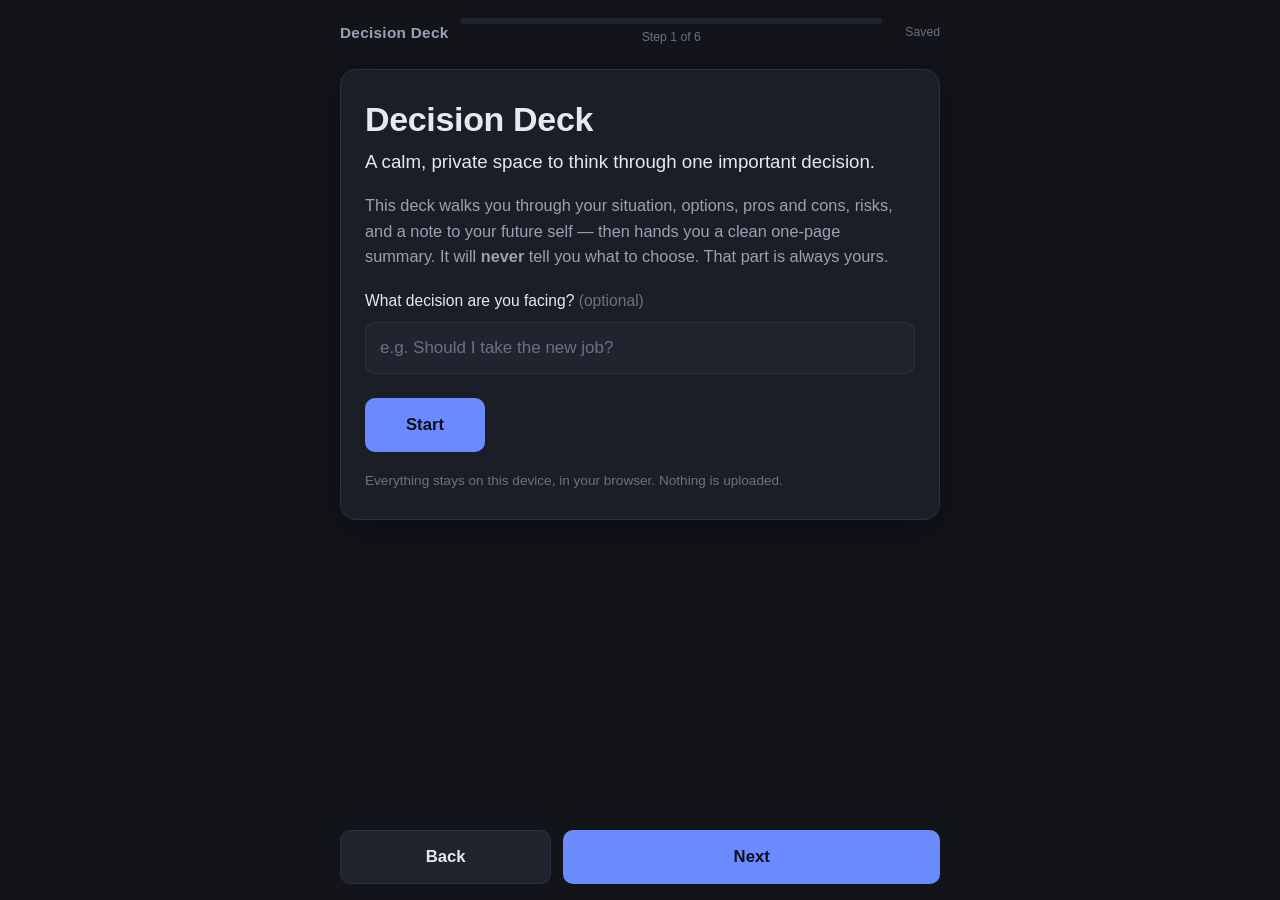
<file: projects/decision-deck/app/index.html>
<!DOCTYPE html>
<html lang="en">
<head>
  <meta charset="UTF-8" />
  <meta name="viewport" content="width=device-width, initial-scale=1.0" />
  <meta name="description" content="Decision Deck — think through an important decision with structured cards. It never tells you what to choose." />
  <title>Decision Deck</title>
  <link rel="stylesheet" href="styles.css" />
</head>
<body>
  <main class="app" id="app">
    <!-- Progress indicator -->
    <header class="topbar" id="topbar" hidden>
      <div class="brand">Decision Deck</div>
      <div class="progress" aria-hidden="true">
        <div class="progress-bar"><div class="progress-fill" id="progressFill"></div></div>
        <div class="progress-label" id="progressLabel">Step 1 of 6</div>
      </div>
      <div class="save-state" id="saveState" aria-live="polite">Saved</div>
    </header>

    <section class="card-viewport" id="cardViewport" aria-live="polite">
      <!-- Cards are rendered here by app.js -->
    </section>
  </main>

  <!-- Card templates -->
  <template id="tpl-welcome">
    <article class="card card-welcome">
      <h1 class="card-title">Decision Deck</h1>
      <p class="lede">A calm, private space to think through one important decision.</p>
      <p class="helper">
        This deck walks you through your situation, options, pros and cons, risks,
        and a note to your future self &mdash; then hands you a clean one-page summary.
        It will <strong>never</strong> tell you what to choose. That part is always yours.
      </p>
      <label class="field">
        <span class="field-label">What decision are you facing? <span class="muted">(optional)</span></span>
        <input type="text" id="input-title" class="text-input" placeholder="e.g. Should I take the new job?" maxlength="140" autocomplete="off" />
      </label>
      <div class="card-actions">
        <button class="btn btn-primary" data-action="start">Start</button>
      </div>
      <p class="privacy-note">Everything stays on this device, in your browser. Nothing is uploaded.</p>
    </article>
  </template>

  <template id="tpl-situation">
    <article class="card">
      <h2 class="card-title">The situation</h2>
      <p class="helper">Describe what's going on in your own words. What's prompting this decision, and what's at stake?</p>
      <label class="field">
        <span class="field-label">Your situation</span>
        <textarea id="input-situation" class="text-area" rows="7" placeholder="Right now I'm&hellip;"></textarea>
      </label>
    </article>
  </template>

  <template id="tpl-options">
    <article class="card">
      <h2 class="card-title">Your options</h2>
      <p class="helper">List the paths you could realistically take. Include the &ldquo;do nothing&rdquo; option if it's on the table.</p>
      <div class="list-editor" data-list="options" data-placeholder="e.g. Accept the offer" data-add-label="Add option"></div>
    </article>
  </template>

  <template id="tpl-proscons">
    <article class="card">
      <h2 class="card-title">Pros &amp; cons</h2>
      <p class="helper">Weigh what pulls you toward this decision and what holds you back.</p>
      <div class="proscons-grid">
        <div class="proscons-col">
          <h3 class="col-title col-pros">Pros</h3>
          <div class="list-editor" data-list="pros" data-placeholder="Something in favor" data-add-label="Add pro"></div>
        </div>
        <div class="proscons-col">
          <h3 class="col-title col-cons">Cons</h3>
          <div class="list-editor" data-list="cons" data-placeholder="Something against" data-add-label="Add con"></div>
        </div>
      </div>
    </article>
  </template>

  <template id="tpl-risks">
    <article class="card">
      <h2 class="card-title">Risks</h2>
      <p class="helper">What could go wrong? Naming a risk doesn't make it likely &mdash; it just makes it visible.</p>
      <div class="list-editor" data-list="risks" data-placeholder="e.g. The role might not be what I expect" data-add-label="Add risk"></div>
    </article>
  </template>

  <template id="tpl-future">
    <article class="card">
      <h2 class="card-title">Future you</h2>
      <p class="helper">Step forward in time and look back. This is where clarity usually shows up.</p>
      <label class="field">
        <span class="field-label">A year from now, which choice would future-you thank you for &mdash; and why?</span>
        <textarea id="input-futureYou" class="text-area" rows="4" placeholder="Looking back, I think&hellip;"></textarea>
      </label>
      <label class="field">
        <span class="field-label">What do you already know for sure?</span>
        <textarea id="input-knowNow" class="text-area" rows="3" placeholder="I'm certain that&hellip;"></textarea>
      </label>
      <label class="field">
        <span class="field-label">What do you still need to learn before deciding?</span>
        <textarea id="input-needToLearn" class="text-area" rows="3" placeholder="I still need to find out&hellip;"></textarea>
      </label>
    </article>
  </template>

  <template id="tpl-summary">
    <article class="card card-summary">
      <h2 class="card-title">Your one-page summary</h2>
      <p class="helper">Here's everything you worked through, in one place. The choice is yours &mdash; this is just your thinking, made clear.</p>
      <div class="summary-sheet" id="summarySheet"><!-- rendered --></div>
      <div class="card-actions summary-actions">
        <button class="btn btn-primary" data-action="copy">Copy summary</button>
        <button class="btn btn-secondary" data-action="download">Download markdown</button>
        <button class="btn btn-ghost" data-action="new">Start a new decision</button>
      </div>
    </article>
  </template>

  <!-- Persistent bottom navigation for steps -->
  <nav class="navbar" id="navbar" hidden>
    <button class="btn btn-secondary" id="btnBack">Back</button>
    <button class="btn btn-primary" id="btnNext">Next</button>
  </nav>

  <div class="toast" id="toast" role="status" aria-live="polite" hidden></div>

  <script src="summary.js"></script>
  <script src="app.js"></script>
</body>
</html>
</file>
<file: projects/decision-deck/app/styles.css>
/* Decision Deck — calm, focused, mobile-first. No frameworks. */

:root {
  --bg: #12141a;
  --bg-raised: #1b1e27;
  --bg-input: #21242f;
  --border: #2c3140;
  --border-focus: #6b8afd;
  --text: #e7e9ee;
  --text-muted: #9aa1b2;
  --text-faint: #6b7183;
  --accent: #6b8afd;
  --accent-hover: #7f9aff;
  --pro: #57c98a;
  --con: #e2856b;
  --shadow: 0 10px 40px rgba(0, 0, 0, 0.35);
  --radius: 16px;
  --radius-sm: 10px;
  --maxw: 640px;
  font-size: 17px;
}

* { box-sizing: border-box; }

html, body {
  margin: 0;
  padding: 0;
  background: var(--bg);
  color: var(--text);
  font-family: -apple-system, BlinkMacSystemFont, "Segoe UI", Roboto, Helvetica, Arial, sans-serif;
  line-height: 1.55;
  -webkit-font-smoothing: antialiased;
}

body {
  min-height: 100vh;
  min-height: 100dvh;
  display: flex;
  flex-direction: column;
}

.app {
  width: 100%;
  max-width: var(--maxw);
  margin: 0 auto;
  padding: 0 20px calc(96px + env(safe-area-inset-bottom));
  flex: 1;
  display: flex;
  flex-direction: column;
}

/* ---- Top bar / progress ---- */
.topbar {
  position: sticky;
  top: 0;
  z-index: 5;
  background: linear-gradient(var(--bg) 70%, transparent);
  padding: 18px 0 12px;
  display: grid;
  grid-template-columns: auto 1fr auto;
  align-items: center;
  gap: 12px;
}
.brand {
  font-weight: 600;
  font-size: 0.9rem;
  letter-spacing: 0.02em;
  color: var(--text-muted);
  white-space: nowrap;
}
.progress { display: flex; flex-direction: column; gap: 4px; }
.progress-bar {
  height: 6px;
  background: var(--bg-input);
  border-radius: 99px;
  overflow: hidden;
}
.progress-fill {
  height: 100%;
  width: 0%;
  background: var(--accent);
  border-radius: 99px;
  transition: width 0.35s ease;
}
.progress-label {
  font-size: 0.72rem;
  color: var(--text-faint);
  text-align: center;
}
.save-state {
  font-size: 0.72rem;
  color: var(--text-faint);
  white-space: nowrap;
  min-width: 46px;
  text-align: right;
  transition: color 0.2s ease;
}
.save-state.saving { color: var(--accent); }

/* ---- Card viewport ---- */
.card-viewport {
  flex: 1;
  display: flex;
  align-items: flex-start;
  padding-top: 10px;
}
.card {
  width: 100%;
  background: var(--bg-raised);
  border: 1px solid var(--border);
  border-radius: var(--radius);
  box-shadow: var(--shadow);
  padding: 28px 24px;
  animation: cardin 0.28s ease;
}
@keyframes cardin {
  from { opacity: 0; transform: translateY(10px); }
  to { opacity: 1; transform: translateY(0); }
}
.card-title {
  margin: 0 0 8px;
  font-size: 1.5rem;
  line-height: 1.25;
  letter-spacing: -0.01em;
}
.card-welcome .card-title { font-size: 2rem; }
.lede {
  margin: 0 0 16px;
  font-size: 1.1rem;
  color: var(--text);
}
.helper {
  margin: 0 0 20px;
  color: var(--text-muted);
  font-size: 0.96rem;
}
.muted { color: var(--text-faint); font-weight: 400; }

/* ---- Fields ---- */
.field { display: block; margin-bottom: 18px; }
.field-label {
  display: block;
  margin-bottom: 8px;
  font-size: 0.92rem;
  font-weight: 500;
  color: var(--text);
}
.text-input, .text-area {
  width: 100%;
  background: var(--bg-input);
  border: 1px solid var(--border);
  border-radius: var(--radius-sm);
  color: var(--text);
  font: inherit;
  padding: 12px 14px;
  resize: vertical;
  transition: border-color 0.15s ease, box-shadow 0.15s ease;
}
.text-input:focus, .text-area:focus {
  outline: none;
  border-color: var(--border-focus);
  box-shadow: 0 0 0 3px rgba(107, 138, 253, 0.18);
}
.text-input::placeholder, .text-area::placeholder { color: var(--text-faint); }

/* ---- List editor ---- */
.list-editor { display: flex; flex-direction: column; gap: 10px; }
.list-row {
  display: flex;
  gap: 8px;
  align-items: center;
  animation: cardin 0.2s ease;
}
.list-row .text-input { flex: 1; }
.list-remove {
  flex: 0 0 auto;
  width: 40px;
  height: 40px;
  border: 1px solid var(--border);
  background: var(--bg-input);
  color: var(--text-faint);
  border-radius: var(--radius-sm);
  font-size: 1.2rem;
  line-height: 1;
  cursor: pointer;
  transition: color 0.15s ease, border-color 0.15s ease;
}
.list-remove:hover { color: var(--con); border-color: var(--con); }
.list-add {
  align-self: flex-start;
  background: none;
  border: 1px dashed var(--border);
  color: var(--text-muted);
  border-radius: var(--radius-sm);
  padding: 9px 14px;
  font: inherit;
  font-size: 0.9rem;
  cursor: pointer;
  transition: border-color 0.15s ease, color 0.15s ease;
}
.list-add:hover { border-color: var(--accent); color: var(--accent); }

/* ---- Pros / cons ---- */
.proscons-grid {
  display: grid;
  grid-template-columns: 1fr 1fr;
  gap: 18px;
}
.proscons-col { min-width: 0; }
.col-title {
  margin: 0 0 12px;
  font-size: 1rem;
  padding-bottom: 6px;
  border-bottom: 2px solid var(--border);
}
.col-pros { color: var(--pro); border-color: var(--pro); }
.col-cons { color: var(--con); border-color: var(--con); }

/* ---- Buttons ---- */
.btn {
  font: inherit;
  font-weight: 600;
  font-size: 0.98rem;
  border-radius: var(--radius-sm);
  padding: 13px 22px;
  cursor: pointer;
  border: 1px solid transparent;
  transition: background 0.15s ease, border-color 0.15s ease, transform 0.05s ease;
}
.btn:active { transform: translateY(1px); }
.btn-primary { background: var(--accent); color: #0d1017; }
.btn-primary:hover { background: var(--accent-hover); }
.btn-secondary {
  background: var(--bg-input);
  color: var(--text);
  border-color: var(--border);
}
.btn-secondary:hover { border-color: var(--text-faint); }
.btn-ghost {
  background: none;
  color: var(--text-muted);
}
.btn-ghost:hover { color: var(--text); }
.btn:disabled { opacity: 0.4; cursor: default; }

.card-actions {
  display: flex;
  gap: 12px;
  flex-wrap: wrap;
  margin-top: 24px;
}
.card-welcome .card-actions .btn-primary { padding-left: 40px; padding-right: 40px; }
.privacy-note {
  margin: 18px 0 0;
  font-size: 0.8rem;
  color: var(--text-faint);
}

/* ---- Bottom navbar ---- */
.navbar {
  position: fixed;
  left: 0; right: 0; bottom: 0;
  z-index: 6;
  background: linear-gradient(transparent, var(--bg) 40%);
  padding: 16px 20px calc(16px + env(safe-area-inset-bottom));
  display: flex;
  gap: 12px;
  max-width: var(--maxw);
  margin: 0 auto;
}
.navbar .btn { flex: 1; }
.navbar .btn-primary { flex: 2; }

/* ---- Summary sheet ---- */
.card-summary { padding-bottom: 24px; }
.summary-sheet {
  background: var(--bg);
  border: 1px solid var(--border);
  border-radius: var(--radius-sm);
  padding: 22px 20px;
  margin-top: 4px;
}
.summary-sheet h3 {
  margin: 20px 0 6px;
  font-size: 0.8rem;
  text-transform: uppercase;
  letter-spacing: 0.08em;
  color: var(--text-faint);
}
.summary-sheet h3:first-child { margin-top: 0; }
.summary-decision {
  font-size: 1.35rem;
  font-weight: 600;
  margin: 0 0 4px;
  line-height: 1.25;
}
.summary-sheet p { margin: 0 0 4px; white-space: pre-wrap; }
.summary-sheet ul { margin: 4px 0 0; padding-left: 20px; }
.summary-sheet li { margin-bottom: 4px; }
.summary-sheet .empty { color: var(--text-faint); font-style: italic; }
.summary-proscons { display: grid; grid-template-columns: 1fr 1fr; gap: 18px; }
.summary-footer {
  margin-top: 22px;
  padding-top: 14px;
  border-top: 1px solid var(--border);
  font-size: 0.82rem;
  color: var(--text-faint);
}
.summary-actions { margin-top: 22px; }

/* ---- Toast ---- */
.toast {
  position: fixed;
  bottom: calc(96px + env(safe-area-inset-bottom));
  left: 50%;
  transform: translateX(-50%) translateY(10px);
  background: var(--text);
  color: var(--bg);
  padding: 11px 20px;
  border-radius: 99px;
  font-size: 0.9rem;
  font-weight: 600;
  box-shadow: var(--shadow);
  opacity: 0;
  transition: opacity 0.2s ease, transform 0.2s ease;
  z-index: 20;
  pointer-events: none;
}
.toast.show { opacity: 1; transform: translateX(-50%) translateY(0); }

/* ---- Mobile ---- */
@media (max-width: 480px) {
  :root { font-size: 16px; }
  .app { padding-left: 14px; padding-right: 14px; }
  .card { padding: 22px 18px; }
  .card-welcome .card-title { font-size: 1.7rem; }
  .proscons-grid { grid-template-columns: 1fr; }
  .summary-proscons { grid-template-columns: 1fr; }
  .brand { display: none; }
  .topbar { grid-template-columns: 1fr auto; }
}

@media (prefers-reduced-motion: reduce) {
  * { animation: none !important; transition: none !important; }
}
</file>
